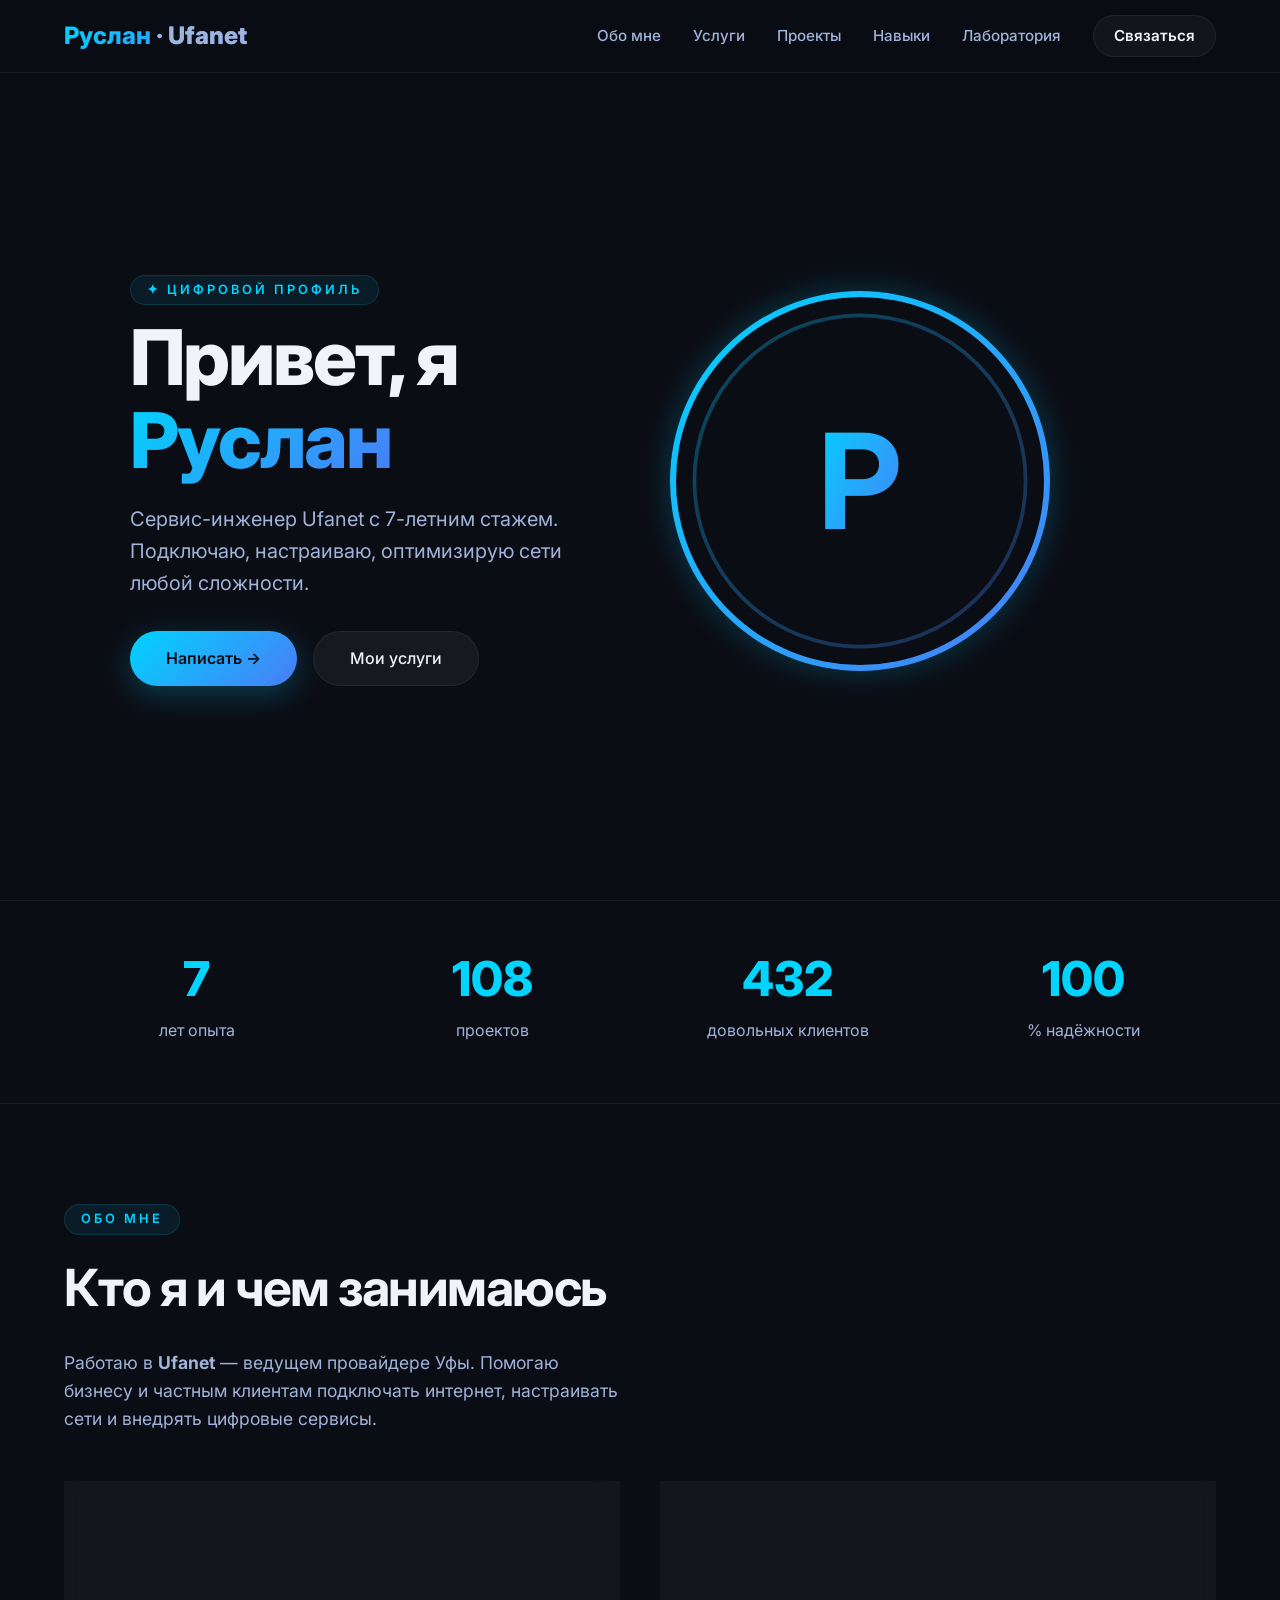
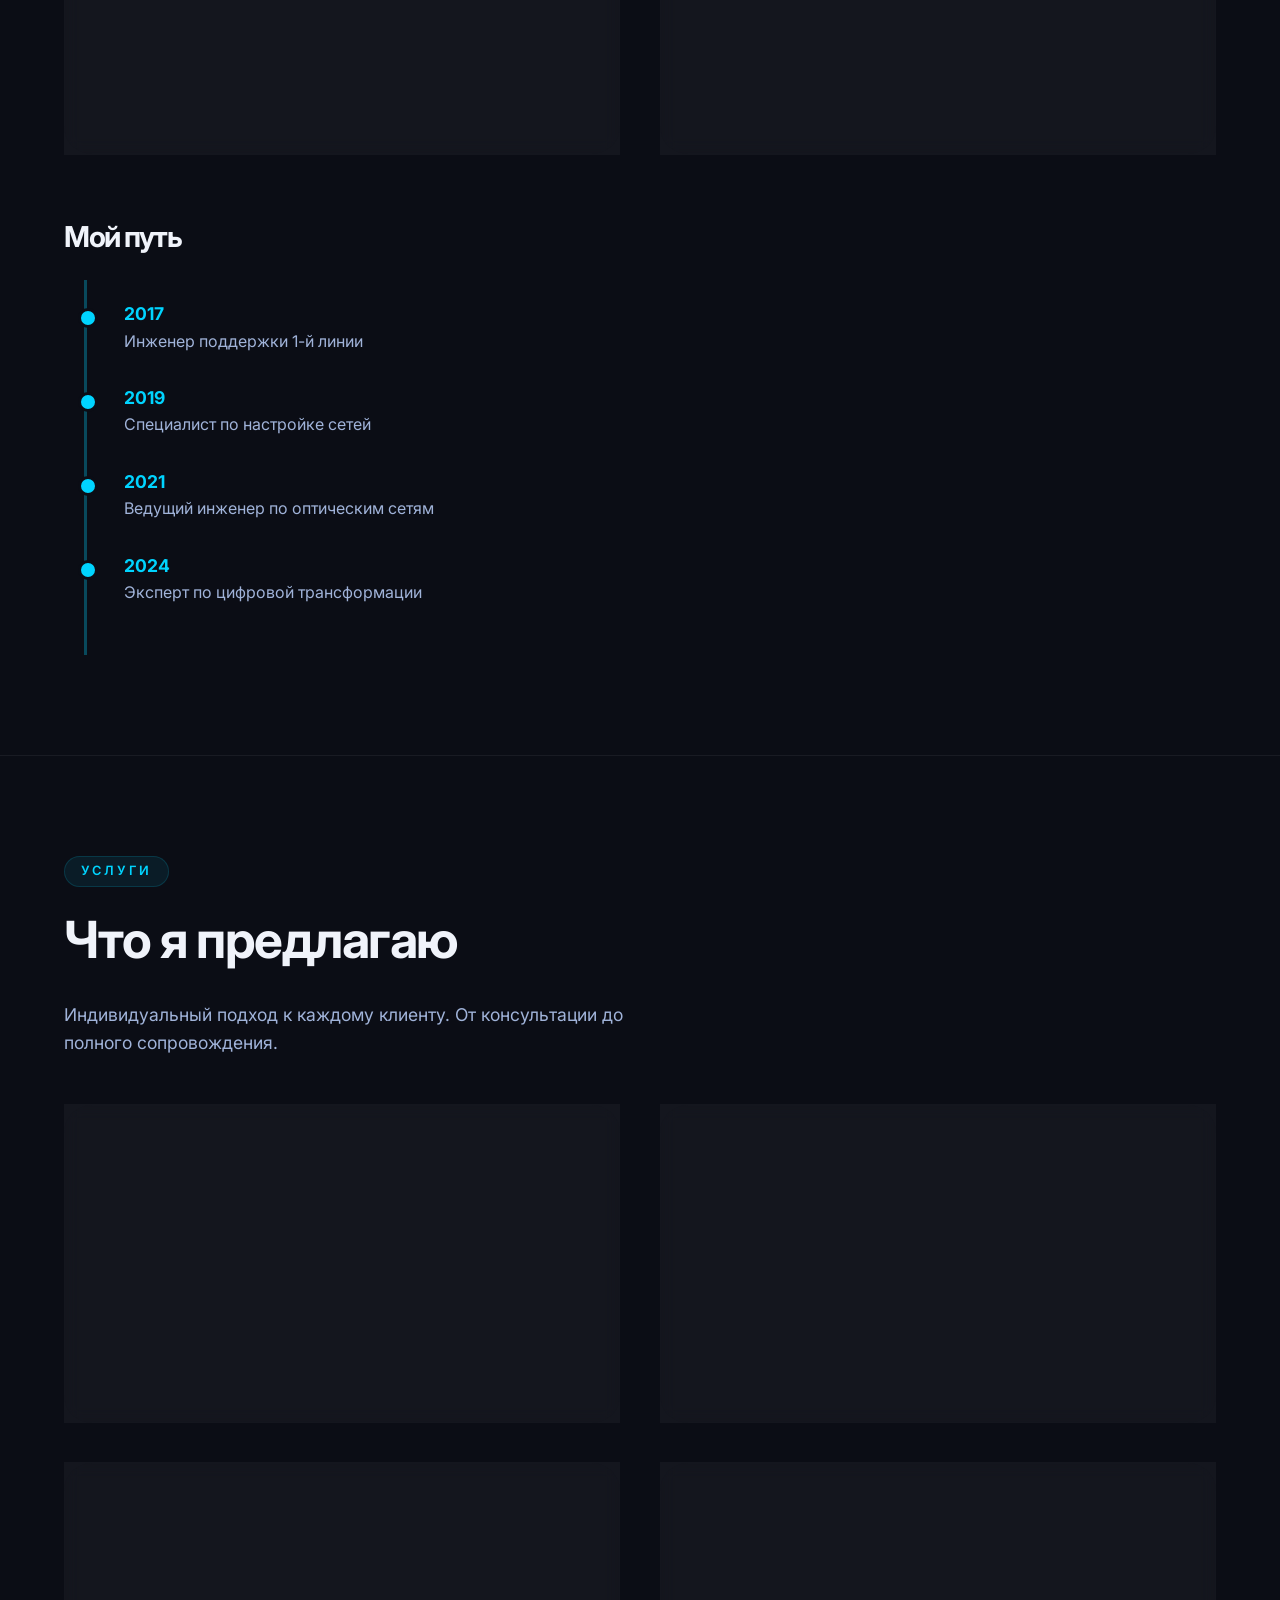
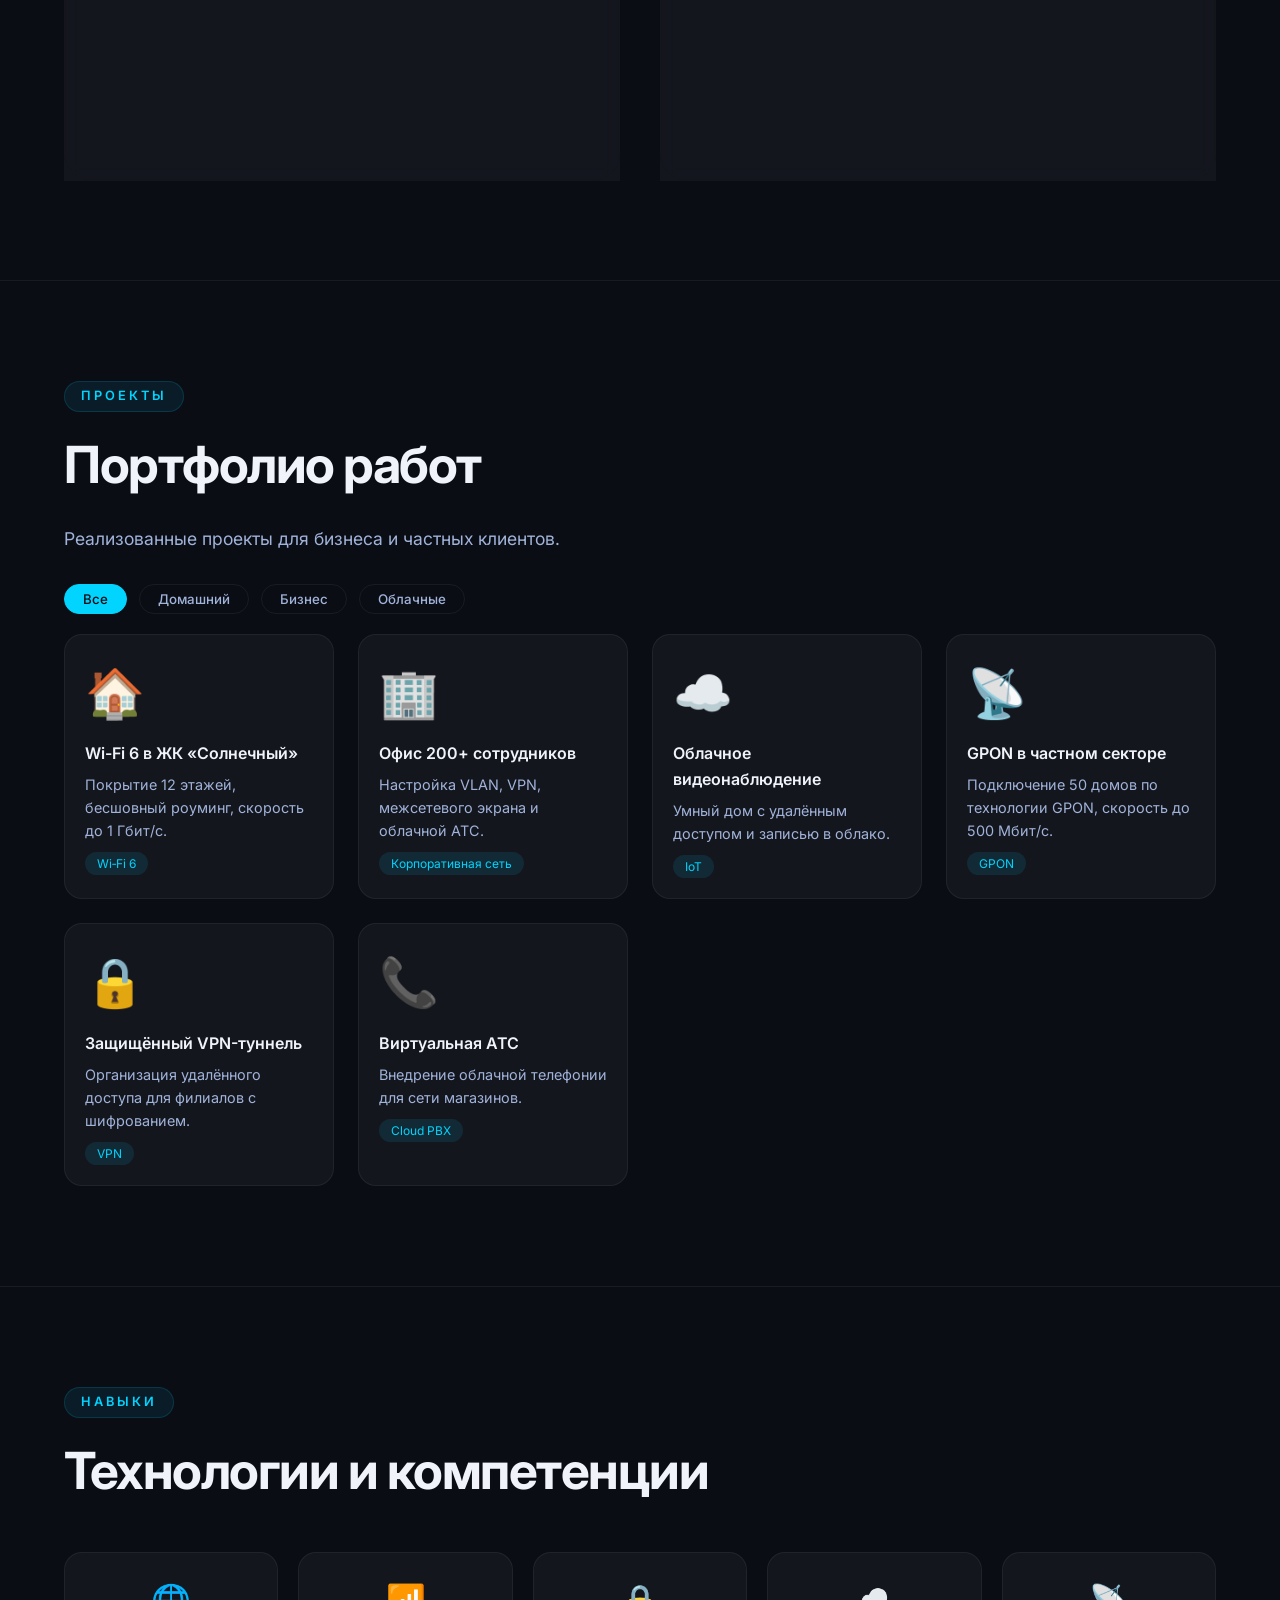
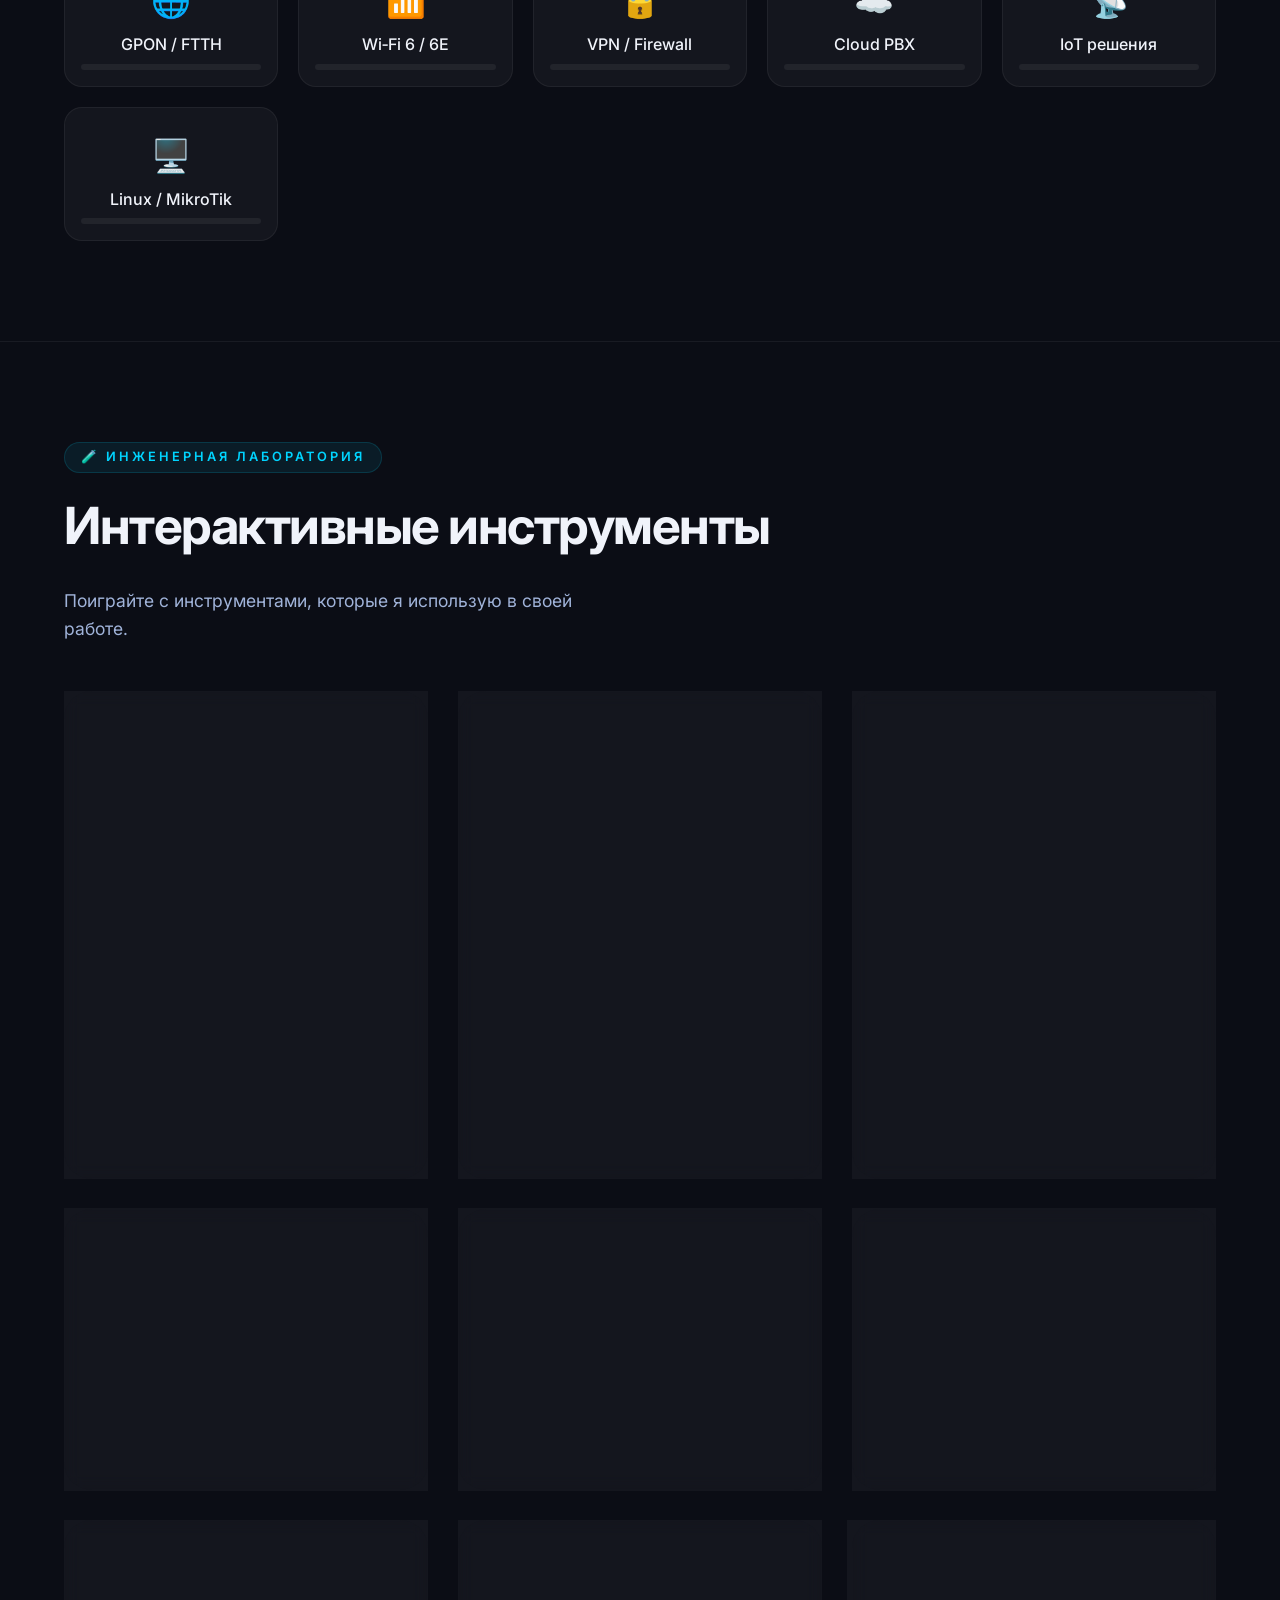
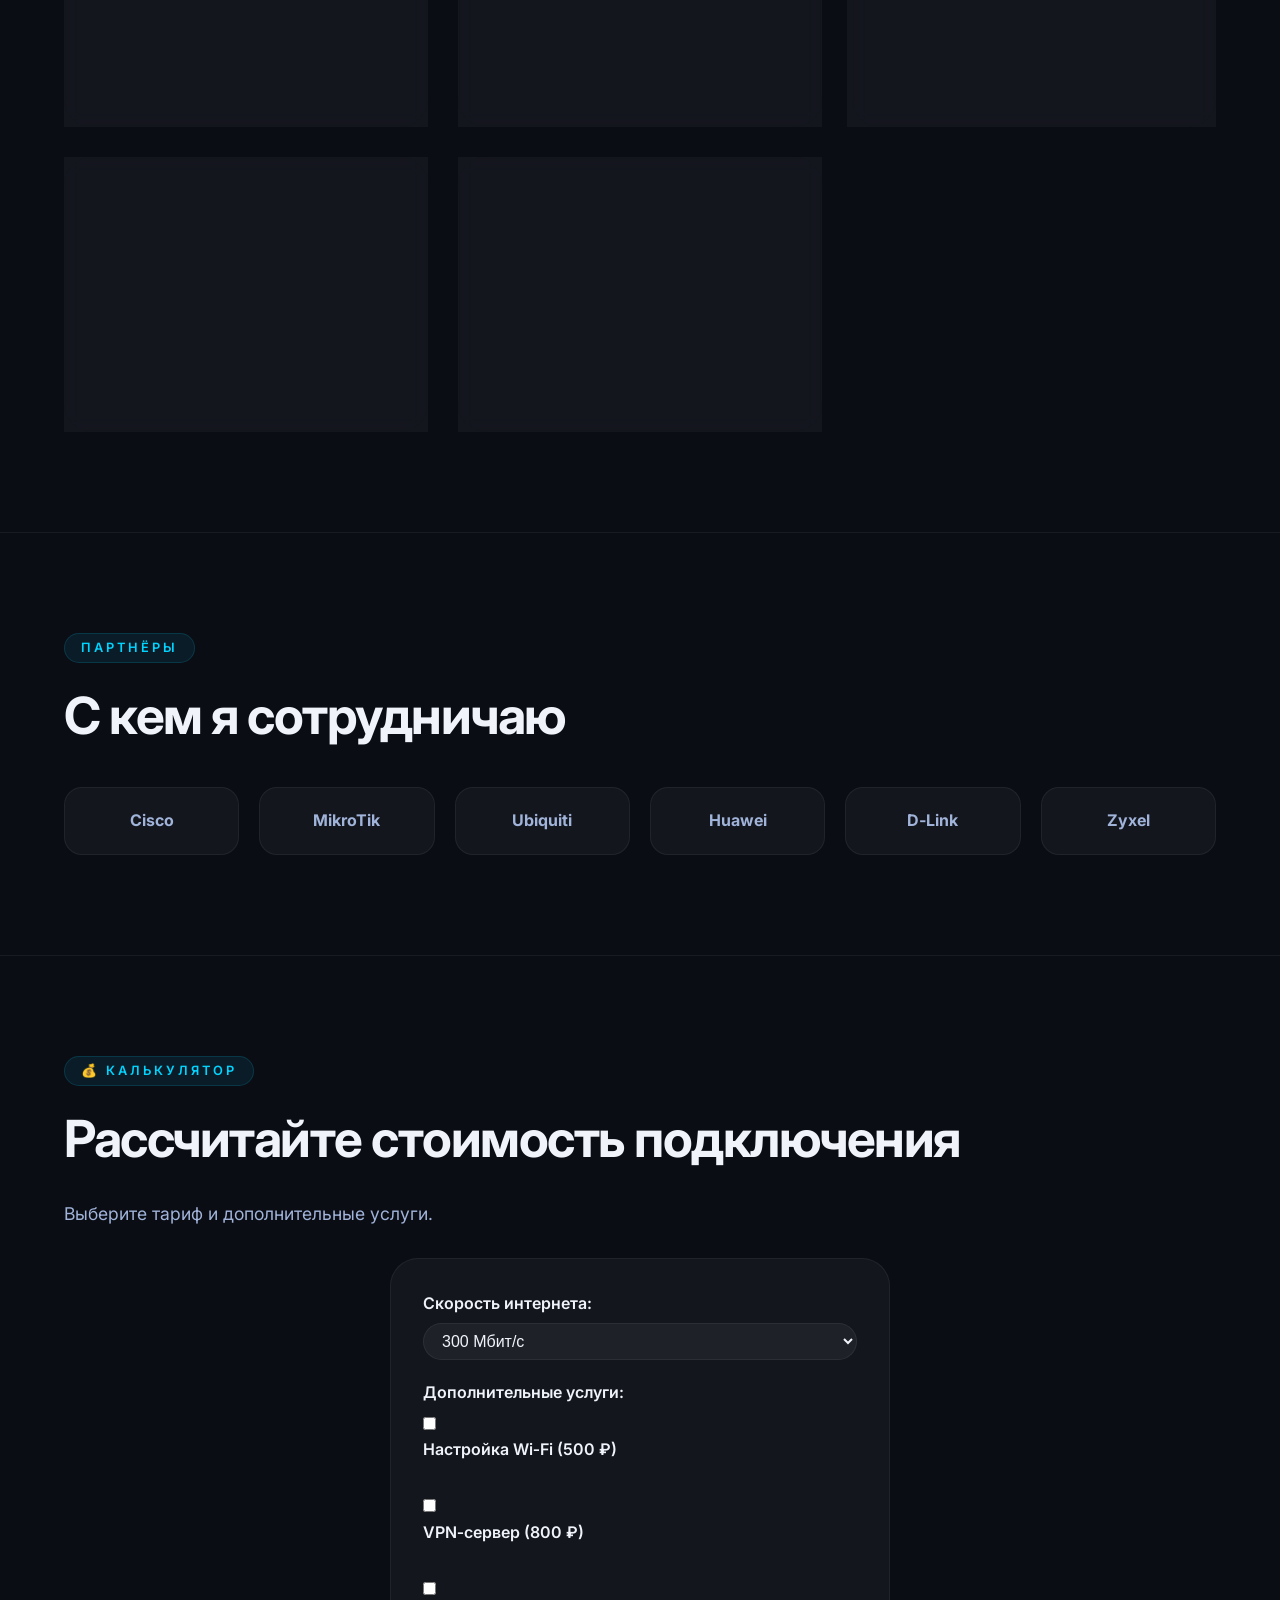
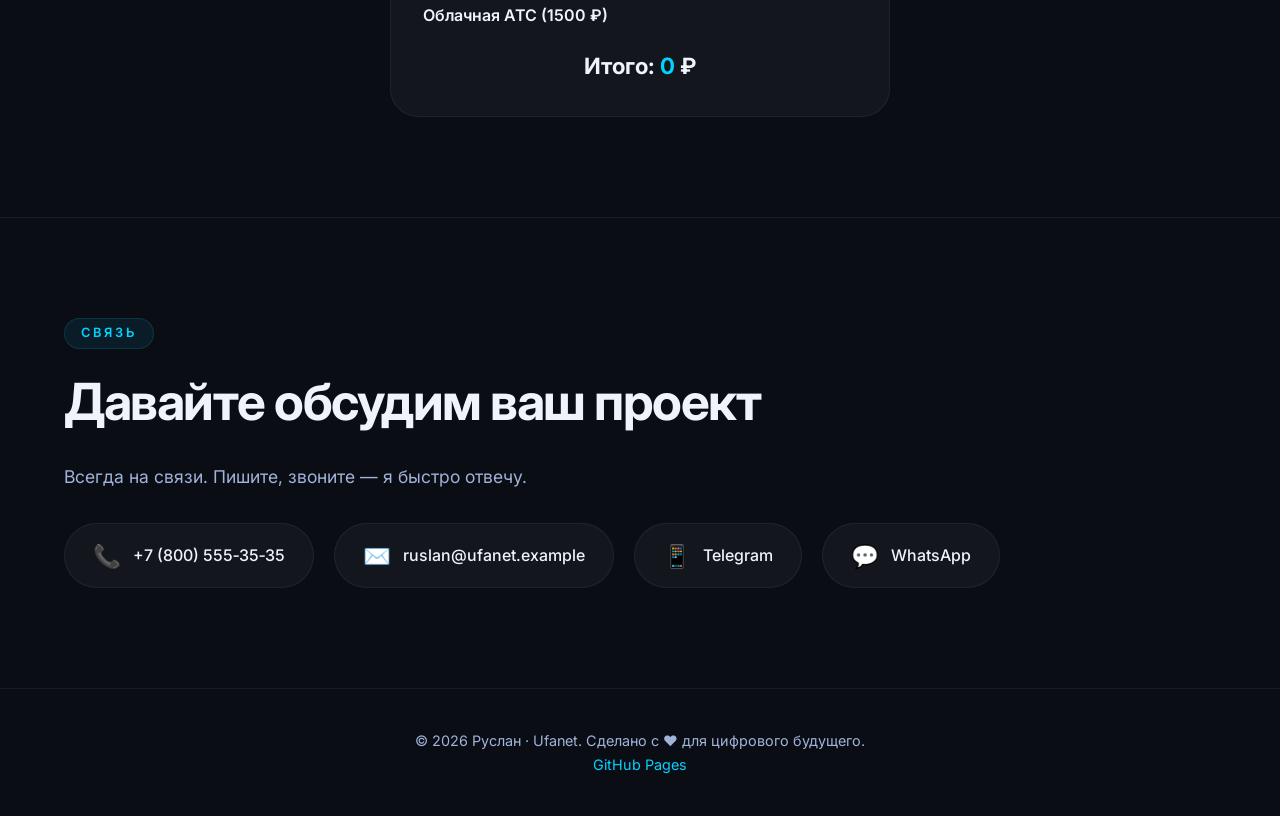
<file: index.html>
<!DOCTYPE html>
<html lang="ru">
<head>
    <meta charset="UTF-8" />
    <meta name="viewport" content="width=device-width, initial-scale=1.0" />
    <title>Руслан | Ufanet — цифровой профиль</title>
    <meta name="description" content="Руслан — сервис-инженер Ufanet. Подключение, настройка, аудит сетей." />
    <link rel="manifest" href="manifest.json" />
    <link rel="preconnect" href="https://fonts.googleapis.com" />
    <link rel="preconnect" href="https://fonts.gstatic.com" crossorigin />
    <link href="https://fonts.googleapis.com/css2?family=Inter:opsz,wght@14..32,400;14..32,500;14..32,600;14..32,700;14..32,800&display=swap" rel="stylesheet" />
    <link rel="stylesheet" href="style.css" />
</head>
<body>
    <!-- Шапка -->
    <header class="header" id="header">
        <div class="container">
            <a href="#" class="logo">Руслан <span>· Ufanet</span></a>
            <nav class="nav" id="nav">
                <a href="#about">Обо мне</a>
                <a href="#services">Услуги</a>
                <a href="#projects">Проекты</a>
                <a href="#skills">Навыки</a>
                <a href="#interactive">Лаборатория</a>
                <a href="#contact" class="btn-outline">Связаться</a>
            </nav>
            <button class="hamburger" id="hamburger" aria-label="Меню">
                <span></span><span></span><span></span>
            </button>
        </div>
    </header>

    <main>
        <!-- ГЕРОЙ -->
        <section class="hero" id="home">
            <div class="container">
                <div class="hero-grid">
                    <div class="hero-content fade-up">
                        <span class="section-label">✦ Цифровой профиль</span>
                        <h1>
                            Привет, я <br />
                            <span class="highlight">Руслан</span>
                        </h1>
                        <p class="subhead">
                            Сервис-инженер Ufanet с 7-летним стажем.<br />
                            Подключаю, настраиваю, оптимизирую сети любой сложности.
                        </p>
                        <div class="hero-actions">
                            <a href="#contact" class="btn-primary">Написать →</a>
                            <a href="#services" class="btn-secondary">Мои услуги</a>
                        </div>
                    </div>
                    <div class="hero-visual fade-up">
                        <div class="hero-avatar">
                            <svg viewBox="0 0 200 200" xmlns="http://www.w3.org/2000/svg" style="background:#0b0d15; border-radius:50%; width:100%; height:100%;">
                                <circle cx="100" cy="100" r="90" fill="none" stroke="url(#grad)" stroke-width="2" opacity="0.3" />
                                <text x="50%" y="50%" dominant-baseline="central" text-anchor="middle" font-size="72" font-weight="700" fill="url(#grad)" font-family="Inter, sans-serif">Р</text>
                                <defs>
                                    <linearGradient id="grad" x1="0%" y1="0%" x2="100%" y2="100%">
                                        <stop offset="0%" stop-color="#00d4ff" />
                                        <stop offset="100%" stop-color="#4a7cf7" />
                                    </linearGradient>
                                </defs>
                            </svg>
                        </div>
                    </div>
                </div>
            </div>
        </section>

        <!-- СЧЁТЧИКИ -->
        <section id="stats" class="stats-section">
            <div class="container">
                <div class="stats-grid">
                    <div class="stat-item fade-up">
                        <span class="stat-number" data-target="7">0</span>
                        <span class="stat-label">лет опыта</span>
                    </div>
                    <div class="stat-item fade-up">
                        <span class="stat-number" data-target="120">0</span>
                        <span class="stat-label">проектов</span>
                    </div>
                    <div class="stat-item fade-up">
                        <span class="stat-number" data-target="450">0</span>
                        <span class="stat-label">довольных клиентов</span>
                    </div>
                    <div class="stat-item fade-up">
                        <span class="stat-number" data-target="100">0</span>
                        <span class="stat-label">% надёжности</span>
                    </div>
                </div>
            </div>
        </section>

        <!-- ОБО МНЕ -->
        <section id="about">
            <div class="container">
                <div class="fade-up">
                    <span class="section-label">Обо мне</span>
                    <h2 class="section-title">Кто я и чем занимаюсь</h2>
                    <p class="section-desc">
                        Работаю в <strong>Ufanet</strong> — ведущем провайдере Уфы. Помогаю бизнесу и частным клиентам
                        подключать интернет, настраивать сети и внедрять цифровые сервисы.
                    </p>
                </div>
                <div class="grid-2col">
                    <div class="glass-card fade-up" data-modal="about1">
                        <span class="icon">📡</span>
                        <h3>Опыт 7+ лет</h3>
                        <p>Прошёл путь от инженера поддержки до ведущего специалиста по сетевым решениям.</p>
                        <span class="click-hint">Нажмите, чтобы узнать больше →</span>
                    </div>
                    <div class="glass-card fade-up" data-modal="about2">
                        <span class="icon">🚀</span>
                        <h3>Цифровая трансформация</h3>
                        <p>Помогаю компаниям переходить на современные стандарты связи, повышать скорость и надёжность.</p>
                        <span class="click-hint">Нажмите, чтобы узнать больше →</span>
                    </div>
                </div>
                <div class="timeline fade-up" style="margin-top:60px;">
                    <h3 class="section-title" style="font-size:1.8rem;">Мой путь</h3>
                    <div class="timeline-line">
                        <div class="timeline-item">
                            <div class="timeline-date">2017</div>
                            <div class="timeline-content">Инженер поддержки 1-й линии</div>
                        </div>
                        <div class="timeline-item">
                            <div class="timeline-date">2019</div>
                            <div class="timeline-content">Специалист по настройке сетей</div>
                        </div>
                        <div class="timeline-item">
                            <div class="timeline-date">2021</div>
                            <div class="timeline-content">Ведущий инженер по оптическим сетям</div>
                        </div>
                        <div class="timeline-item">
                            <div class="timeline-date">2024</div>
                            <div class="timeline-content">Эксперт по цифровой трансформации</div>
                        </div>
                    </div>
                </div>
            </div>
        </section>

        <!-- УСЛУГИ -->
        <section id="services">
            <div class="container">
                <div class="fade-up">
                    <span class="section-label">Услуги</span>
                    <h2 class="section-title">Что я предлагаю</h2>
                    <p class="section-desc">
                        Индивидуальный подход к каждому клиенту. От консультации до полного сопровождения.
                    </p>
                </div>
                <div class="grid-2col">
                    <div class="glass-card fade-up" data-modal="service1">
                        <span class="icon">🌐</span>
                        <h3>Подключение интернета</h3>
                        <p>Оптоволокно, GPON, выделенные линии. Подберу тариф под ваши задачи.</p>
                        <span class="tag">Ufanet</span>
                        <span class="click-hint">Нажмите для деталей →</span>
                    </div>
                    <div class="glass-card fade-up" data-modal="service2">
                        <span class="icon">🛠️</span>
                        <h3>Настройка сетей</h3>
                        <p>Маршрутизация, VPN, Wi-Fi покрытие, безопасность. Сделаю сеть быстрой и стабильной.</p>
                        <span class="tag">Интеграция</span>
                        <span class="click-hint">Нажмите для деталей →</span>
                    </div>
                    <div class="glass-card fade-up" data-modal="service3">
                        <span class="icon">📊</span>
                        <h3>Аудит и оптимизация</h3>
                        <p>Анализ текущей инфраструктуры, поиск узких мест, рекомендации по модернизации.</p>
                        <span class="tag">Консалтинг</span>
                        <span class="click-hint">Нажмите для деталей →</span>
                    </div>
                    <div class="glass-card fade-up" data-modal="service4">
                        <span class="icon">☁️</span>
                        <h3>Облачные сервисы</h3>
                        <p>Настройка облачных АТС, видеонаблюдения, умного дома на базе решений Ufanet.</p>
                        <span class="tag">Цифровизация</span>
                        <span class="click-hint">Нажмите для деталей →</span>
                    </div>
                </div>
            </div>
        </section>

        <!-- ПРОЕКТЫ -->
        <section id="projects">
            <div class="container">
                <div class="fade-up">
                    <span class="section-label">Проекты</span>
                    <h2 class="section-title">Портфолио работ</h2>
                    <p class="section-desc">Реализованные проекты для бизнеса и частных клиентов.</p>
                </div>
                <div class="project-filters fade-up">
                    <button class="filter-btn active" data-filter="all">Все</button>
                    <button class="filter-btn" data-filter="home">Домашний</button>
                    <button class="filter-btn" data-filter="business">Бизнес</button>
                    <button class="filter-btn" data-filter="cloud">Облачные</button>
                </div>
                <div class="projects-grid fade-up" id="projectsGrid">
                    <div class="project-card" data-category="home">
                        <div class="project-img">🏠</div>
                        <h4>Wi-Fi 6 в ЖК «Солнечный»</h4>
                        <p>Покрытие 12 этажей, бесшовный роуминг, скорость до 1 Гбит/с.</p>
                        <span class="tag">Wi‑Fi 6</span>
                    </div>
                    <div class="project-card" data-category="business">
                        <div class="project-img">🏢</div>
                        <h4>Офис 200+ сотрудников</h4>
                        <p>Настройка VLAN, VPN, межсетевого экрана и облачной АТС.</p>
                        <span class="tag">Корпоративная сеть</span>
                    </div>
                    <div class="project-card" data-category="cloud">
                        <div class="project-img">☁️</div>
                        <h4>Облачное видеонаблюдение</h4>
                        <p>Умный дом с удалённым доступом и записью в облако.</p>
                        <span class="tag">IoT</span>
                    </div>
                    <div class="project-card" data-category="home">
                        <div class="project-img">📡</div>
                        <h4>GPON в частном секторе</h4>
                        <p>Подключение 50 домов по технологии GPON, скорость до 500 Мбит/с.</p>
                        <span class="tag">GPON</span>
                    </div>
                    <div class="project-card" data-category="business">
                        <div class="project-img">🔒</div>
                        <h4>Защищённый VPN-туннель</h4>
                        <p>Организация удалённого доступа для филиалов с шифрованием.</p>
                        <span class="tag">VPN</span>
                    </div>
                    <div class="project-card" data-category="cloud">
                        <div class="project-img">📞</div>
                        <h4>Виртуальная АТС</h4>
                        <p>Внедрение облачной телефонии для сети магазинов.</p>
                        <span class="tag">Cloud PBX</span>
                    </div>
                </div>
            </div>
        </section>

        <!-- НАВЫКИ -->
        <section id="skills">
            <div class="container">
                <div class="fade-up">
                    <span class="section-label">Навыки</span>
                    <h2 class="section-title">Технологии и компетенции</h2>
                </div>
                <div class="skills-grid">
                    <div class="skill-item fade-up" data-skill="95">
                        <span class="emoji">🌐</span>
                        <span>GPON / FTTH</span>
                        <div class="skill-bar"><div class="skill-fill" style="width:0%;"></div></div>
                    </div>
                    <div class="skill-item fade-up" data-skill="90">
                        <span class="emoji">📶</span>
                        <span>Wi‑Fi 6 / 6E</span>
                        <div class="skill-bar"><div class="skill-fill" style="width:0%;"></div></div>
                    </div>
                    <div class="skill-item fade-up" data-skill="85">
                        <span class="emoji">🔒</span>
                        <span>VPN / Firewall</span>
                        <div class="skill-bar"><div class="skill-fill" style="width:0%;"></div></div>
                    </div>
                    <div class="skill-item fade-up" data-skill="80">
                        <span class="emoji">☁️</span>
                        <span>Cloud PBX</span>
                        <div class="skill-bar"><div class="skill-fill" style="width:0%;"></div></div>
                    </div>
                    <div class="skill-item fade-up" data-skill="75">
                        <span class="emoji">📡</span>
                        <span>IoT решения</span>
                        <div class="skill-bar"><div class="skill-fill" style="width:0%;"></div></div>
                    </div>
                    <div class="skill-item fade-up" data-skill="88">
                        <span class="emoji">🖥️</span>
                        <span>Linux / MikroTik</span>
                        <div class="skill-bar"><div class="skill-fill" style="width:0%;"></div></div>
                    </div>
                </div>
            </div>
        </section>

        <!-- ИНТЕРАКТИВНАЯ ЛАБОРАТОРИЯ -->
        <section id="interactive">
            <div class="container">
                <div class="fade-up">
                    <span class="section-label">🧪 Инженерная лаборатория</span>
                    <h2 class="section-title">Интерактивные инструменты</h2>
                    <p class="section-desc">
                        Поиграйте с инструментами, которые я использую в своей работе.
                    </p>
                </div>
                <div class="interactive-grid">
                    <!-- Speed Test -->
                    <div class="interactive-card fade-up">
                        <h3><span class="emoji">📊</span> Speed Test</h3>
                        <div class="sub">Измерьте скорость интернета (симуляция)</div>
                        <div class="speed-meter">
                            <div class="speed-row">
                                <span class="label">📥 Download</span>
                                <span class="value" id="downloadValue">0 Mbps</span>
                            </div>
                            <div class="speed-bar"><div class="fill" id="downloadFill" style="width:0%"></div></div>
                            <div class="speed-row">
                                <span class="label">📤 Upload</span>
                                <span class="value" id="uploadValue">0 Mbps</span>
                            </div>
                            <div class="speed-bar"><div class="fill" id="uploadFill" style="width:0%"></div></div>
                        </div>
                        <button class="speed-test-btn" id="speedTestBtn">▶ Запустить тест</button>
                    </div>

                    <!-- Network Scanner -->
                    <div class="interactive-card fade-up">
                        <h3><span class="emoji">📡</span> Сканер сети</h3>
                        <div class="sub">Обнаружение устройств (имитация)</div>
                        <div class="scanner-grid" id="scannerGrid"></div>
                        <div class="scanner-controls">
                            <button class="scanner-btn" id="scanBtn">🔍 Сканировать</button>
                            <span class="scanner-status" id="scanStatus">Ожидание</span>
                        </div>
                    </div>

                    <!-- Плеер с визуализацией -->
                    <div class="interactive-card fade-up">
                        <h3><span class="emoji">🎵</span> Инженерный плеер</h3>
                        <div class="sub">Музыка для настройки сетей + визуализация под бит</div>
                        <div class="player-container">
                            <audio id="audioPlayer" style="width:100%; margin-bottom:12px;"></audio>
                            <div class="playlist">
                                <button class="playlist-btn active" data-src="track1.mp3">Трек 1</button>
                                <button class="playlist-btn" data-src="track2.mp3">Трек 2</button>
                                <button class="playlist-btn" data-src="track3.mp3">Трек 3</button>
                            </div>
                            <canvas id="visualizer" width="600" height="200" style="width:100%; height:auto; border-radius:12px; margin-top:12px; background:#0b0d15; border:1px solid var(--border-glass);"></canvas>
                        </div>
                    </div>

                    <!-- Генератор пароля Wi-Fi -->
                    <div class="interactive-card fade-up">
                        <h3><span class="emoji">🔑</span> Генератор пароля Wi‑Fi</h3>
                        <div class="sub">Надёжный пароль для вашей сети</div>
                        <div style="display:flex; gap:12px; align-items:center; flex-wrap:wrap; margin-top:6px;">
                            <input type="text" id="passwordOutput" value="Ufanet#2026" readonly style="flex:1; background:rgba(255,255,255,0.05); border:1px solid var(--border-glass); border-radius:30px; padding:8px 16px; color:var(--text-primary);" />
                            <button id="generatePassBtn" class="scanner-btn">Сгенерировать</button>
                        </div>
                        <div style="margin-top:8px; font-size:0.8rem; color:var(--text-secondary);">Длина: 12 символов, цифры и спецсимволы</div>
                    </div>

                    <!-- Конвертер скорости -->
                    <div class="interactive-card fade-up">
                        <h3><span class="emoji">⚡</span> Конвертер скорости</h3>
                        <div class="sub">Мбит/с → Мбайт/с</div>
                        <div style="display:flex; gap:12px; align-items:center; flex-wrap:wrap; margin-top:6px;">
                            <input type="number" id="speedInput" value="100" style="width:120px; background:rgba(255,255,255,0.05); border:1px solid var(--border-glass); border-radius:30px; padding:8px 16px; color:var(--text-primary);" />
                            <span>Мбит/с =</span>
                            <span id="convertedSpeed" style="font-weight:700; color:var(--accent-cyan);">12.5</span>
                            <span>Мбайт/с</span>
                        </div>
                    </div>

                    <!-- Визуализатор сети -->
                    <div class="interactive-card fade-up">
                        <h3><span class="emoji">🌐</span> Визуализатор сети</h3>
                        <div class="sub">Анимированные узлы</div>
                        <canvas id="networkCanvas" width="300" height="150" style="width:100%; height:auto; border-radius:12px; border:1px solid var(--border-glass);"></canvas>
                    </div>

                    <!-- Пинг-тестер -->
                    <div class="interactive-card fade-up">
                        <h3><span class="emoji">📶</span> Пинг-тестер</h3>
                        <div class="sub">Проверка задержки до 8.8.8.8</div>
                        <div style="display:flex; flex-direction:column; gap:8px; margin-top:6px;">
                            <button id="pingBtn" class="scanner-btn">🏓 Пинговать</button>
                            <div id="pingResult" style="font-size:1.1rem; color:var(--text-secondary);">Нажмите кнопку</div>
                        </div>
                    </div>

                    <!-- Генератор IP -->
                    <div class="interactive-card fade-up">
                        <h3><span class="emoji">🔢</span> Генератор IP</h3>
                        <div class="sub">Случайный IP-адрес</div>
                        <div style="display:flex; gap:12px; align-items:center; flex-wrap:wrap; margin-top:6px;">
                            <input type="text" id="ipOutput" value="192.168.1.1" readonly style="flex:1; background:rgba(255,255,255,0.05); border:1px solid var(--border-glass); border-radius:30px; padding:8px 16px; color:var(--text-primary);" />
                            <button id="generateIpBtn" class="scanner-btn">🎲 Сгенерировать</button>
                        </div>
                    </div>

                    <!-- Статус сети -->
                    <div class="interactive-card fade-up">
                        <h3><span class="emoji">🔄</span> Статус сети</h3>
                        <div class="sub">Переключатель Online/Offline</div>
                        <div style="display:flex; align-items:center; gap:20px; margin-top:10px;">
                            <div id="statusIndicator" style="width:20px; height:20px; border-radius:50%; background:#4ade80; box-shadow:0 0 20px rgba(74,222,128,0.5); transition:0.3s;"></div>
                            <span id="statusText" style="font-weight:600; color:#4ade80;">Online</span>
                            <button id="toggleStatusBtn" class="scanner-btn">Переключить</button>
                        </div>
                    </div>

                    <!-- Калькулятор подсети -->
                    <div class="interactive-card fade-up">
                        <h3><span class="emoji">🧮</span> Калькулятор подсети</h3>
                        <div class="sub">Введите IP и маску</div>
                        <div style="display:flex; flex-direction:column; gap:8px; margin-top:6px;">
                            <input type="text" id="subnetIp" value="192.168.1.0" placeholder="IP-адрес" style="background:rgba(255,255,255,0.05); border:1px solid var(--border-glass); border-radius:30px; padding:8px 16px; color:var(--text-primary);" />
                            <input type="text" id="subnetMask" value="255.255.255.0" placeholder="Маска" style="background:rgba(255,255,255,0.05); border:1px solid var(--border-glass); border-radius:30px; padding:8px 16px; color:var(--text-primary);" />
                            <button id="calcSubnetBtn" class="scanner-btn">Рассчитать</button>
                            <div id="subnetResult" style="font-size:0.9rem; color:var(--text-secondary);">Адрес сети: — | Broadcast: — | Хостов: —</div>
                        </div>
                    </div>

                    <!-- Симулятор обрыва -->
                    <div class="interactive-card fade-up">
                        <h3><span class="emoji">⚠️</span> Симулятор обрыва</h3>
                        <div class="sub">Имитация аварии на линии</div>
                        <div style="display:flex; gap:12px; align-items:center; flex-wrap:wrap; margin-top:6px;">
                            <button id="breakBtn" class="scanner-btn">💥 Обрыв связи</button>
                            <span id="breakStatus" style="color:#4ade80; font-weight:600;">Связь есть</span>
                        </div>
                    </div>
                </div>
            </div>
        </section>

        <!-- ПАРТНЁРЫ -->
        <section id="partners">
            <div class="container">
                <div class="fade-up">
                    <span class="section-label">Партнёры</span>
                    <h2 class="section-title">С кем я сотрудничаю</h2>
                </div>
                <div class="partners-grid fade-up">
                    <div class="partner-logo">Cisco</div>
                    <div class="partner-logo">MikroTik</div>
                    <div class="partner-logo">Ubiquiti</div>
                    <div class="partner-logo">Huawei</div>
                    <div class="partner-logo">D‑Link</div>
                    <div class="partner-logo">Zyxel</div>
                </div>
            </div>
        </section>

        <!-- КАЛЬКУЛЯТОР СТОИМОСТИ -->
        <section id="calculator">
            <div class="container">
                <div class="fade-up">
                    <span class="section-label">💰 Калькулятор</span>
                    <h2 class="section-title">Рассчитайте стоимость подключения</h2>
                    <p class="section-desc">Выберите тариф и дополнительные услуги.</p>
                </div>
                <div class="calculator-box fade-up">
                    <div class="calc-row">
                        <label>Скорость интернета:</label>
                        <select id="speedSelect">
                            <option value="100">100 Мбит/с</option>
                            <option value="300" selected>300 Мбит/с</option>
                            <option value="500">500 Мбит/с</option>
                            <option value="1000">1 Гбит/с</option>
                        </select>
                    </div>
                    <div class="calc-row">
                        <label>Дополнительные услуги:</label>
                        <div>
                            <input type="checkbox" id="wifiSetup" /> <label for="wifiSetup">Настройка Wi‑Fi (500 ₽)</label><br />
                            <input type="checkbox" id="vpnSetup" /> <label for="vpnSetup">VPN‑сервер (800 ₽)</label><br />
                            <input type="checkbox" id="cloudPBX" /> <label for="cloudPBX">Облачная АТС (1500 ₽)</label>
                        </div>
                    </div>
                    <div class="calc-result">
                        <span>Итого: <strong id="totalPrice">0</strong> ₽</span>
                    </div>
                </div>
            </div>
        </section>

        <!-- КОНТАКТЫ -->
        <section id="contact">
            <div class="container">
                <div class="fade-up">
                    <span class="section-label">Связь</span>
                    <h2 class="section-title">Давайте обсудим ваш проект</h2>
                    <p class="section-desc">
                        Всегда на связи. Пишите, звоните — я быстро отвечу.
                    </p>
                </div>
                <div class="contact-links fade-up">
                    <a href="tel:+78005553535" class="contact-link">
                        <span class="emoji">📞</span> +7 (800) 555‑35‑35
                    </a>
                    <a href="mailto:ruslan@ufanet.example" class="contact-link">
                        <span class="emoji">✉️</span> ruslan@ufanet.example
                    </a>
                    <a href="#" class="contact-link">
                        <span class="emoji">📱</span> Telegram
                    </a>
                    <a href="#" class="contact-link">
                        <span class="emoji">💬</span> WhatsApp
                    </a>
                </div>
            </div>
        </section>
    </main>

    <!-- ФУТЕР -->
    <footer class="footer">
        <div class="container">
            <p>
                © 2026 Руслан · Ufanet. Сделано с ❤️ для цифрового будущего.
                <br />
                <a href="https://github.com/your-username/your-repo" target="_blank">GitHub Pages</a>
            </p>
        </div>
    </footer>

    <!-- Модальное окно -->
    <div class="modal-overlay" id="modalOverlay">
        <div class="modal">
            <button class="modal-close" id="modalClose">&times;</button>
            <div class="modal-content" id="modalContent"></div>
        </div>
    </div>

    <!-- Кнопка наверх -->
    <button id="backToTop" class="back-to-top">↑</button>

    <!-- Подключаем JS -->
    <script src="main.js"></script>
    <script src="interactive.js"></script>
    <script src="extra.js"></script>

    <!-- Регистрация Service Worker -->
    <script>
        if ('serviceWorker' in navigator) {
            navigator.serviceWorker.register('sw.js')
                .then(() => console.log('SW зарегистрирован'))
                .catch(err => console.log('SW ошибка:', err));
        }
    </script>
</body>
</html>
</file>
<file: style.css>
/* ===== ROOT (тёмная тема) ===== */
:root {
    --bg-primary: #0b0d15;
    --bg-secondary: #121620;
    --bg-card: rgba(255, 255, 255, 0.04);
    --border-glass: rgba(255, 255, 255, 0.06);
    --text-primary: #f0f3fa;
    --text-secondary: #a0b3d9;
    --accent-cyan: #00d4ff;
    --accent-blue: #4a7cf7;
    --accent-purple: #a855f7;
    --glow-cyan: 0 0 30px rgba(0, 212, 255, 0.25);
    --radius-lg: 28px;
    --radius-md: 18px;
    --transition: 0.35s cubic-bezier(0.25, 0.46, 0.45, 0.94);
}

/* ===== RESET ===== */
* {
    margin: 0;
    padding: 0;
    box-sizing: border-box;
}
html {
    scroll-behavior: smooth;
}
body {
    font-family: 'Inter', -apple-system, BlinkMacSystemFont, sans-serif;
    background: var(--bg-primary);
    color: var(--text-primary);
    line-height: 1.6;
    overflow-x: hidden;
}
a {
    text-decoration: none;
    color: inherit;
}
button {
    font-family: inherit;
    cursor: pointer;
}

/* ===== CONTAINER ===== */
.container {
    max-width: 1200px;
    margin: 0 auto;
    padding: 0 24px;
}

/* ===== HEADER ===== */
.header {
    position: fixed;
    top: 0;
    left: 0;
    width: 100%;
    z-index: 100;
    background: rgba(11, 13, 21, 0.72);
    backdrop-filter: blur(16px);
    border-bottom: 1px solid var(--border-glass);
    transition: var(--transition);
}
.header .container {
    display: flex;
    align-items: center;
    justify-content: space-between;
    height: 72px;
}
.logo {
    font-size: 1.5rem;
    font-weight: 800;
    background: linear-gradient(135deg, var(--accent-cyan), var(--accent-blue));
    -webkit-background-clip: text;
    -webkit-text-fill-color: transparent;
}
.logo span {
    -webkit-text-fill-color: var(--text-secondary);
    background: none;
}
.nav {
    display: flex;
    gap: 32px;
    align-items: center;
}
.nav a {
    color: var(--text-secondary);
    font-weight: 500;
    font-size: 0.95rem;
    transition: var(--transition);
    position: relative;
}
.nav a::after {
    content: '';
    position: absolute;
    bottom: -4px;
    left: 0;
    width: 0;
    height: 2px;
    background: linear-gradient(90deg, var(--accent-cyan), var(--accent-blue));
    transition: var(--transition);
}
.nav a:hover {
    color: var(--text-primary);
}
.nav a:hover::after {
    width: 100%;
}
.nav .btn-outline {
    padding: 8px 20px;
    border: 1px solid var(--border-glass);
    border-radius: 40px;
    background: rgba(255, 255, 255, 0.04);
    color: var(--text-primary);
    font-weight: 600;
}
.nav .btn-outline:hover {
    background: var(--accent-cyan);
    color: #0b0d15;
    border-color: var(--accent-cyan);
    box-shadow: var(--glow-cyan);
}
.nav .btn-outline::after {
    display: none;
}
.hamburger {
    display: none;
    flex-direction: column;
    gap: 6px;
    background: none;
    border: none;
    padding: 4px;
}
.hamburger span {
    display: block;
    width: 26px;
    height: 2px;
    background: var(--text-primary);
    border-radius: 4px;
    transition: var(--transition);
}

/* ===== HERO ===== */
.hero {
    padding: 160px 0 100px;
    min-height: 100vh;
    display: flex;
    align-items: center;
}
.hero-grid {
    display: grid;
    grid-template-columns: 1fr 1fr;
    gap: 60px;
    align-items: center;
}
.hero-content h1 {
    font-size: clamp(2.8rem, 7vw, 4.8rem);
    font-weight: 800;
    line-height: 1.08;
    letter-spacing: -2px;
    margin-bottom: 20px;
}
.hero-content h1 .highlight {
    background: linear-gradient(135deg, var(--accent-cyan), var(--accent-blue));
    -webkit-background-clip: text;
    -webkit-text-fill-color: transparent;
}
.hero-content .subhead {
    font-size: 1.25rem;
    color: var(--text-secondary);
    max-width: 480px;
    margin-bottom: 32px;
}
.hero-actions {
    display: flex;
    flex-wrap: wrap;
    gap: 16px;
}
.btn-primary {
    display: inline-flex;
    align-items: center;
    gap: 10px;
    padding: 14px 36px;
    background: linear-gradient(135deg, var(--accent-cyan), var(--accent-blue));
    border: none;
    border-radius: 60px;
    font-weight: 600;
    font-size: 1rem;
    color: #0b0d15;
    box-shadow: 0 8px 30px rgba(0, 212, 255, 0.25);
    transition: var(--transition);
}
.btn-primary:hover {
    transform: scale(1.04);
    box-shadow: 0 12px 40px rgba(0, 212, 255, 0.4);
}
.btn-secondary {
    display: inline-flex;
    align-items: center;
    gap: 10px;
    padding: 14px 36px;
    background: rgba(255, 255, 255, 0.05);
    border: 1px solid var(--border-glass);
    border-radius: 60px;
    font-weight: 500;
    font-size: 1rem;
    color: var(--text-primary);
    transition: var(--transition);
}
.btn-secondary:hover {
    background: rgba(255, 255, 255, 0.10);
    border-color: var(--accent-cyan);
}
.hero-avatar {
    width: 380px;
    height: 380px;
    border-radius: 50%;
    background: linear-gradient(135deg, var(--accent-cyan), var(--accent-blue));
    padding: 6px;
    box-shadow: var(--glow-cyan);
    animation: pulseGlow 4s infinite alternate;
}
.hero-avatar svg {
    width: 100%;
    height: 100%;
    border-radius: 50%;
    display: block;
    background: var(--bg-primary);
}
@keyframes pulseGlow {
    0% { box-shadow: 0 0 30px rgba(0,212,255,0.2); }
    100% { box-shadow: 0 0 70px rgba(74,124,247,0.4); }
}

/* ===== СТАТИСТИКА ===== */
.stats-section {
    padding: 40px 0 60px;
    border-top: 1px solid var(--border-glass);
}
.stats-grid {
    display: grid;
    grid-template-columns: repeat(4, 1fr);
    gap: 30px;
    text-align: center;
}
.stat-item .stat-number {
    font-size: 3rem;
    font-weight: 800;
    color: var(--accent-cyan);
    display: block;
}
.stat-item .stat-label {
    color: var(--text-secondary);
    font-size: 1rem;
    margin-top: 4px;
}

/* ===== ОБЩИЕ СЕКЦИИ ===== */
section {
    padding: 100px 0;
    border-top: 1px solid var(--border-glass);
}
.section-label {
    display: inline-block;
    font-size: 0.8rem;
    font-weight: 600;
    letter-spacing: 3px;
    text-transform: uppercase;
    color: var(--accent-cyan);
    margin-bottom: 12px;
    background: rgba(0, 212, 255, 0.08);
    padding: 4px 16px;
    border-radius: 40px;
    border: 1px solid rgba(0, 212, 255, 0.15);
}
.section-title {
    font-size: clamp(2.2rem, 4vw, 3.2rem);
    font-weight: 700;
    letter-spacing: -1.5px;
    margin-bottom: 20px;
}
.section-desc {
    color: var(--text-secondary);
    max-width: 560px;
    font-size: 1.1rem;
}
.grid-2col {
    display: grid;
    grid-template-columns: 1fr 1fr;
    gap: 40px;
    margin-top: 48px;
}

/* ===== КАРТОЧКИ ===== */
.glass-card {
    background: var(--bg-card);
    backdrop-filter: blur(8px);
    border: 1px solid var(--border-glass);
    border-radius: var(--radius-lg);
    padding: 32px 28px;
    transition: var(--transition);
    cursor: pointer;
}
.glass-card:hover {
    transform: translateY(-6px);
    border-color: rgba(0, 212, 255, 0.3);
    box-shadow: var(--glow-cyan);
}
.glass-card .icon {
    font-size: 2.4rem;
    margin-bottom: 16px;
    display: block;
}
.glass-card h3 {
    font-size: 1.4rem;
    font-weight: 600;
    margin-bottom: 10px;
}
.glass-card p {
    color: var(--text-secondary);
    font-size: 0.95rem;
}
.glass-card .tag {
    display: inline-block;
    margin-top: 14px;
    padding: 4px 14px;
    border-radius: 40px;
    background: rgba(0, 212, 255, 0.08);
    color: var(--accent-cyan);
    font-size: 0.8rem;
    font-weight: 600;
    border: 1px solid rgba(0, 212, 255, 0.12);
}
.glass-card .click-hint {
    display: block;
    margin-top: 16px;
    font-size: 0.75rem;
    color: var(--text-secondary);
    opacity: 0.6;
    transition: var(--transition);
}
.glass-card:hover .click-hint {
    opacity: 1;
    color: var(--accent-cyan);
}

/* ===== ВРЕМЕННАЯ ШКАЛА ===== */
.timeline-line {
    position: relative;
    padding: 20px 0;
}
.timeline-line::before {
    content: '';
    position: absolute;
    left: 20px;
    top: 0;
    bottom: 0;
    width: 3px;
    background: var(--accent-cyan);
    opacity: 0.3;
}
.timeline-item {
    padding-left: 60px;
    position: relative;
    margin-bottom: 30px;
}
.timeline-item::before {
    content: '';
    position: absolute;
    left: 14px;
    top: 8px;
    width: 14px;
    height: 14px;
    border-radius: 50%;
    background: var(--accent-cyan);
    border: 3px solid var(--bg-primary);
}
.timeline-date {
    font-weight: 700;
    color: var(--accent-cyan);
    font-size: 1.1rem;
}
.timeline-content {
    color: var(--text-secondary);
}

/* ===== ПРОЕКТЫ ===== */
.project-filters {
    display: flex;
    gap: 12px;
    flex-wrap: wrap;
    margin: 30px 0 20px;
}
.filter-btn {
    padding: 6px 18px;
    border: 1px solid var(--border-glass);
    border-radius: 40px;
    background: transparent;
    color: var(--text-secondary);
    font-weight: 500;
    transition: var(--transition);
}
.filter-btn.active,
.filter-btn:hover {
    background: var(--accent-cyan);
    color: #0b0d15;
    border-color: var(--accent-cyan);
}
.projects-grid {
    display: grid;
    grid-template-columns: repeat(auto-fill, minmax(250px, 1fr));
    gap: 24px;
}
.project-card {
    background: var(--bg-card);
    border: 1px solid var(--border-glass);
    border-radius: var(--radius-md);
    padding: 20px;
    transition: var(--transition);
}
.project-card:hover {
    transform: translateY(-4px);
    border-color: var(--accent-cyan);
}
.project-img {
    font-size: 3rem;
    margin-bottom: 10px;
}
.project-card h4 {
    font-weight: 600;
    margin-bottom: 6px;
}
.project-card p {
    color: var(--text-secondary);
    font-size: 0.9rem;
}
.project-card .tag {
    display: inline-block;
    margin-top: 10px;
    padding: 2px 12px;
    border-radius: 30px;
    background: rgba(0, 212, 255, 0.1);
    color: var(--accent-cyan);
    font-size: 0.75rem;
}

/* ===== НАВЫКИ ===== */
.skills-grid {
    display: grid;
    grid-template-columns: repeat(auto-fit, minmax(200px, 1fr));
    gap: 20px;
    margin-top: 40px;
}
.skill-item {
    background: var(--bg-card);
    border: 1px solid var(--border-glass);
    border-radius: var(--radius-md);
    padding: 16px;
    text-align: center;
}
.skill-item .emoji {
    font-size: 2rem;
    display: block;
}
.skill-item span {
    font-weight: 500;
    display: block;
    margin: 6px 0;
}
.skill-bar {
    height: 6px;
    background: rgba(255,255,255,0.06);
    border-radius: 10px;
    overflow: hidden;
    margin-top: 6px;
}
.skill-fill {
    height: 100%;
    width: 0%;
    background: linear-gradient(90deg, var(--accent-cyan), var(--accent-blue));
    border-radius: 10px;
    transition: width 1.2s ease;
}

/* ===== ИНТЕРАКТИВ ===== */
.interactive-grid {
    display: grid;
    grid-template-columns: repeat(auto-fit, minmax(300px, 1fr));
    gap: 30px;
    margin-top: 48px;
}
.interactive-card {
    background: var(--bg-card);
    backdrop-filter: blur(8px);
    border: 1px solid var(--border-glass);
    border-radius: var(--radius-lg);
    padding: 24px;
}
.interactive-card h3 {
    font-size: 1.2rem;
    font-weight: 600;
    display: flex;
    align-items: center;
    gap: 12px;
}
.interactive-card .sub {
    color: var(--text-secondary);
    font-size: 0.9rem;
    margin-bottom: 12px;
}
.speed-meter {
    display: flex;
    flex-direction: column;
    gap: 12px;
}
.speed-row {
    display: flex;
    justify-content: space-between;
}
.speed-row .value {
    font-weight: 700;
    min-width: 70px;
    text-align: right;
}
.speed-bar {
    height: 6px;
    background: rgba(255,255,255,0.06);
    border-radius: 10px;
    overflow: hidden;
}
.speed-bar .fill {
    height: 100%;
    width: 0%;
    background: linear-gradient(90deg, var(--accent-cyan), var(--accent-blue));
    border-radius: 10px;
    transition: width 1.2s cubic-bezier(0.22,1,0.36,1);
}
.speed-test-btn, .scanner-btn {
    padding: 8px 20px;
    border: 1px solid var(--accent-cyan);
    border-radius: 40px;
    background: rgba(0,212,255,0.08);
    color: var(--accent-cyan);
    font-weight: 600;
    transition: var(--transition);
    margin-top: 12px;
}
.speed-test-btn:hover, .scanner-btn:hover {
    background: var(--accent-cyan);
    color: #0b0d15;
}
.speed-test-btn:disabled, .scanner-btn:disabled {
    opacity: 0.4;
    pointer-events: none;
}

.scanner-grid {
    display: grid;
    grid-template-columns: repeat(6, 1fr);
    gap: 6px;
    margin: 12px 0;
}
.scanner-dot {
    aspect-ratio: 1/1;
    border-radius: 50%;
    background: rgba(255,255,255,0.06);
    border: 1px solid rgba(255,255,255,0.04);
    transition: 0.3s;
    transform: scale(0.8);
    opacity: 0.3;
}
.scanner-dot.active {
    background: var(--accent-cyan);
    box-shadow: 0 0 16px rgba(0,212,255,0.5);
    transform: scale(1);
    opacity: 1;
}
.scanner-dot.found {
    background: var(--accent-blue);
    box-shadow: 0 0 12px rgba(74,124,247,0.4);
    transform: scale(0.95);
    opacity: 0.8;
}
.scanner-controls {
    display: flex;
    gap: 12px;
    align-items: center;
    flex-wrap: wrap;
}
.scanner-status {
    font-size: 0.85rem;
    color: var(--text-secondary);
}

/* ===== ПЛЕЕР ===== */
.player-container audio {
    width: 100%;
    margin-bottom: 12px;
    border-radius: 30px;
    background: rgba(255,255,255,0.04);
}
.playlist {
    display: flex;
    flex-direction: column;
    gap: 8px;
}
.playlist-btn {
    padding: 8px 16px;
    background: rgba(255,255,255,0.04);
    border: 1px solid var(--border-glass);
    border-radius: 30px;
    color: var(--text-secondary);
    font-weight: 500;
    transition: var(--transition);
    text-align: left;
    font-size: 0.9rem;
}
.playlist-btn:hover {
    background: rgba(0,212,255,0.06);
    border-color: var(--accent-cyan);
    color: var(--text-primary);
}
.playlist-btn.active {
    background: var(--accent-cyan);
    color: #0b0d15;
    border-color: var(--accent-cyan);
}

/* ===== ВИЗУАЛИЗАТОР ===== */
#visualizer {
    display: block;
    background: rgba(0,0,0,0.3);
    border-radius: var(--radius-md);
    box-shadow: inset 0 0 30px rgba(0,212,255,0.05);
    transition: border-color 0.3s;
}
#visualizer.active {
    border-color: var(--accent-cyan);
    box-shadow: 0 0 30px rgba(0,212,255,0.15);
}

/* ===== ПАРТНЁРЫ ===== */
.partners-grid {
    display: grid;
    grid-template-columns: repeat(auto-fit, minmax(120px, 1fr));
    gap: 20px;
    margin-top: 30px;
}
.partner-logo {
    background: var(--bg-card);
    border: 1px solid var(--border-glass);
    border-radius: var(--radius-md);
    padding: 20px 10px;
    text-align: center;
    font-weight: 700;
    color: var(--text-secondary);
    transition: var(--transition);
}
.partner-logo:hover {
    border-color: var(--accent-cyan);
    color: var(--text-primary);
}

/* ===== КАЛЬКУЛЯТОР ===== */
.calculator-box {
    background: var(--bg-card);
    border: 1px solid var(--border-glass);
    border-radius: var(--radius-lg);
    padding: 32px;
    max-width: 500px;
    margin: 30px auto 0;
}
.calc-row {
    margin-bottom: 20px;
}
.calc-row label {
    display: block;
    font-weight: 600;
    margin-bottom: 6px;
}
.calc-row select, .calc-row input[type="number"] {
    width: 100%;
    padding: 8px 14px;
    background: rgba(255,255,255,0.05);
    border: 1px solid var(--border-glass);
    border-radius: 30px;
    color: var(--text-primary);
    font-size: 1rem;
}
.calc-row input[type="checkbox"] {
    margin-right: 8px;
}
.calc-result {
    font-size: 1.4rem;
    font-weight: 700;
    margin-top: 20px;
    text-align: center;
}
.calc-result strong {
    color: var(--accent-cyan);
}

/* ===== КОНТАКТЫ ===== */
.contact-links {
    display: flex;
    flex-wrap: wrap;
    gap: 20px;
    margin-top: 32px;
}
.contact-link {
    display: inline-flex;
    align-items: center;
    gap: 12px;
    padding: 14px 28px;
    background: var(--bg-card);
    border: 1px solid var(--border-glass);
    border-radius: 60px;
    color: var(--text-primary);
    font-weight: 500;
    transition: var(--transition);
}
.contact-link:hover {
    border-color: var(--accent-cyan);
    background: rgba(0,212,255,0.06);
    transform: translateY(-3px);
    box-shadow: var(--glow-cyan);
}
.contact-link .emoji {
    font-size: 1.4rem;
}

/* ===== FOOTER ===== */
.footer {
    border-top: 1px solid var(--border-glass);
    padding: 40px 0;
    text-align: center;
    color: var(--text-secondary);
    font-size: 0.9rem;
}
.footer a {
    color: var(--accent-cyan);
}

/* ===== МОДАЛКА ===== */
.modal-overlay {
    position: fixed;
    top: 0; left: 0; width: 100%; height: 100%;
    background: rgba(11,13,21,0.75);
    backdrop-filter: blur(12px);
    display: flex;
    align-items: center;
    justify-content: center;
    z-index: 1000;
    opacity: 0;
    pointer-events: none;
    transition: opacity 0.4s;
}
.modal-overlay.active {
    opacity: 1;
    pointer-events: auto;
}
.modal {
    background: var(--bg-secondary);
    border: 1px solid var(--border-glass);
    border-radius: var(--radius-lg);
    max-width: 640px;
    width: 90%;
    padding: 40px 36px;
    box-shadow: 0 40px 80px rgba(0,0,0,0.6), var(--glow-cyan);
    transform: scale(0.92) translateY(20px);
    transition: transform 0.4s cubic-bezier(0.34,1.56,0.64,1), opacity 0.4s;
    opacity: 0;
    max-height: 90vh;
    overflow-y: auto;
    position: relative;
}
.modal-overlay.active .modal {
    transform: scale(1) translateY(0);
    opacity: 1;
}
.modal-close {
    position: absolute;
    top: 16px; right: 20px;
    background: none;
    border: none;
    color: var(--text-secondary);
    font-size: 2.2rem;
    cursor: pointer;
    transition: var(--transition);
}
.modal-close:hover {
    color: #fff;
    transform: rotate(90deg);
}
.modal-content .modal-icon { font-size: 3.2rem; margin-bottom: 12px; display: block; }
.modal-content h2 { font-size: 2rem; font-weight: 700; margin-bottom: 12px; }
.modal-content .modal-desc { color: var(--text-secondary); font-size: 1.05rem; margin-bottom: 24px; }
.modal-content .modal-details {
    background: var(--bg-card);
    border-radius: var(--radius-md);
    padding: 20px 24px;
    border: 1px solid var(--border-glass);
    margin-bottom: 24px;
}
.modal-content .modal-details h4 { font-weight: 600; color: var(--accent-cyan); margin-bottom: 10px; }
.modal-content .modal-details ul { list-style: none; padding: 0; }
.modal-content .modal-details ul li { display: flex; align-items: center; gap: 12px; color: var(--text-secondary); }
.modal-content .modal-details ul li::before { content: "▹"; color: var(--accent-cyan); font-size: 1.2rem; }
.modal-content .modal-action {
    display: inline-flex;
    padding: 12px 32px;
    background: linear-gradient(135deg, var(--accent-cyan), var(--accent-blue));
    border: none;
    border-radius: 60px;
    font-weight: 600;
    color: #0b0d15;
    transition: var(--transition);
}
.modal-content .modal-action:hover {
    transform: scale(1.04);
    box-shadow: var(--glow-cyan);
}

/* ===== КНОПКА НАВЕРХ ===== */
.back-to-top {
    position: fixed;
    bottom: 30px;
    right: 30px;
    width: 50px;
    height: 50px;
    border-radius: 50%;
    background: var(--accent-cyan);
    color: #0b0d15;
    border: none;
    font-size: 1.6rem;
    box-shadow: var(--glow-cyan);
    cursor: pointer;
    opacity: 0;
    visibility: hidden;
    transition: var(--transition);
    z-index: 99;
}
.back-to-top.visible {
    opacity: 1;
    visibility: visible;
}
.back-to-top:hover {
    transform: scale(1.1);
}

/* ===== АНИМАЦИЯ ПОЯВЛЕНИЯ ===== */
.fade-up {
    opacity: 0;
    transform: translateY(40px);
    transition: opacity 0.8s ease, transform 0.8s ease;
}
.fade-up.visible {
    opacity: 1;
    transform: translateY(0);
}

/* ===== АДАПТИВ ===== */
@media (max-width: 992px) {
    .hero-grid { grid-template-columns: 1fr; text-align: center; }
    .hero-content .subhead { margin: 0 auto 32px; }
    .hero-actions { justify-content: center; }
    .hero-avatar { width: 280px; height: 280px; }
    .grid-2col { grid-template-columns: 1fr; }
    .stats-grid { grid-template-columns: 1fr 1fr; }
}
@media (max-width: 768px) {
    .nav {
        display: none;
        flex-direction: column;
        background: rgba(11,13,21,0.96);
        backdrop-filter: blur(20px);
        position: absolute;
        top: 72px;
        left: 0;
        width: 100%;
        padding: 24px;
        gap: 20px;
        border-bottom: 1px solid var(--border-glass);
    }
    .nav.open { display: flex; }
    .hamburger { display: flex; }
    .hero { padding: 120px 0 60px; min-height: auto; }
    .hero-avatar { width: 200px; height: 200px; }
    section { padding: 60px 0; }
    .contact-links { flex-direction: column; align-items: stretch; }
    .contact-link { justify-content: center; }
    .modal { padding: 32px 20px; }
    .interactive-grid { grid-template-columns: 1fr; }
    .stats-grid { grid-template-columns: 1fr 1fr; gap: 16px; }
}
@media (max-width: 480px) {
    .hero-content h1 { font-size: 2.4rem; }
    .btn-primary, .btn-secondary { width: 100%; justify-content: center; }
    .hero-actions { flex-direction: column; align-items: stretch; }
    .scanner-grid { gap: 4px; }
}
</file>
